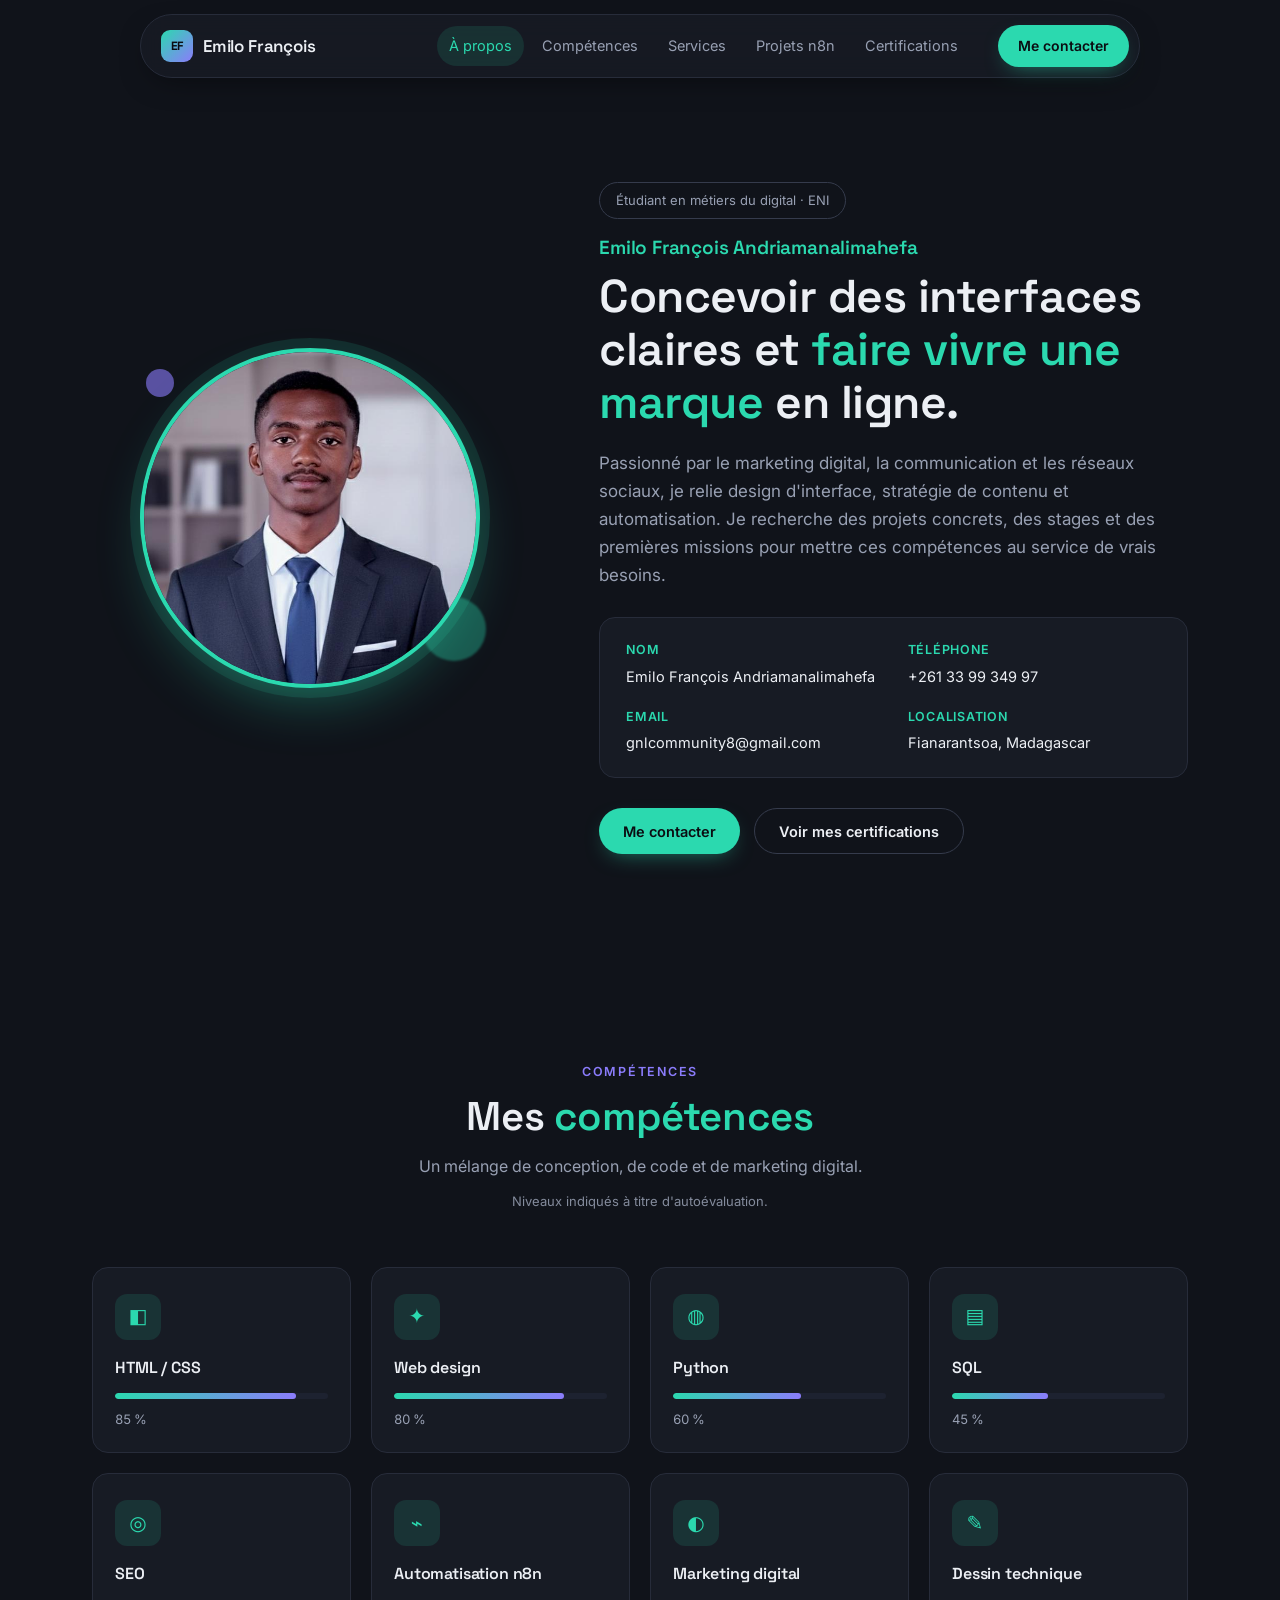
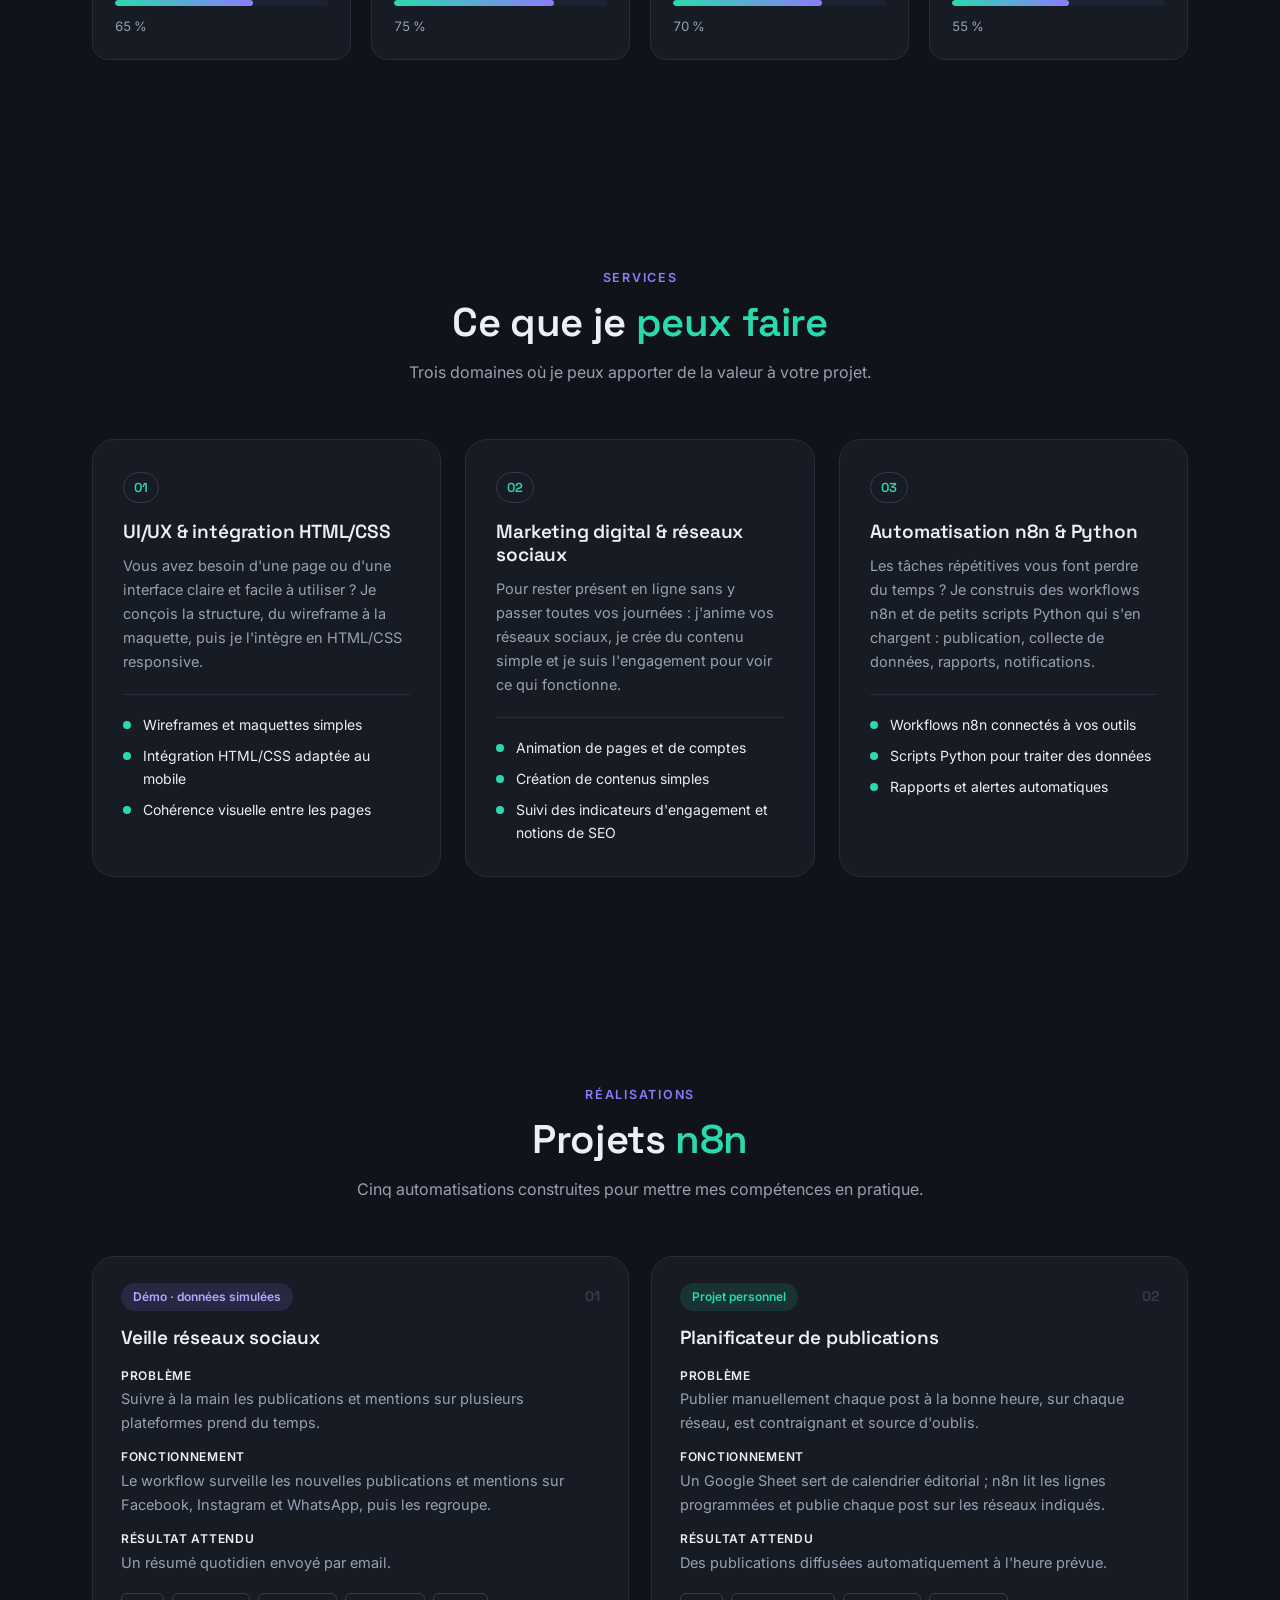
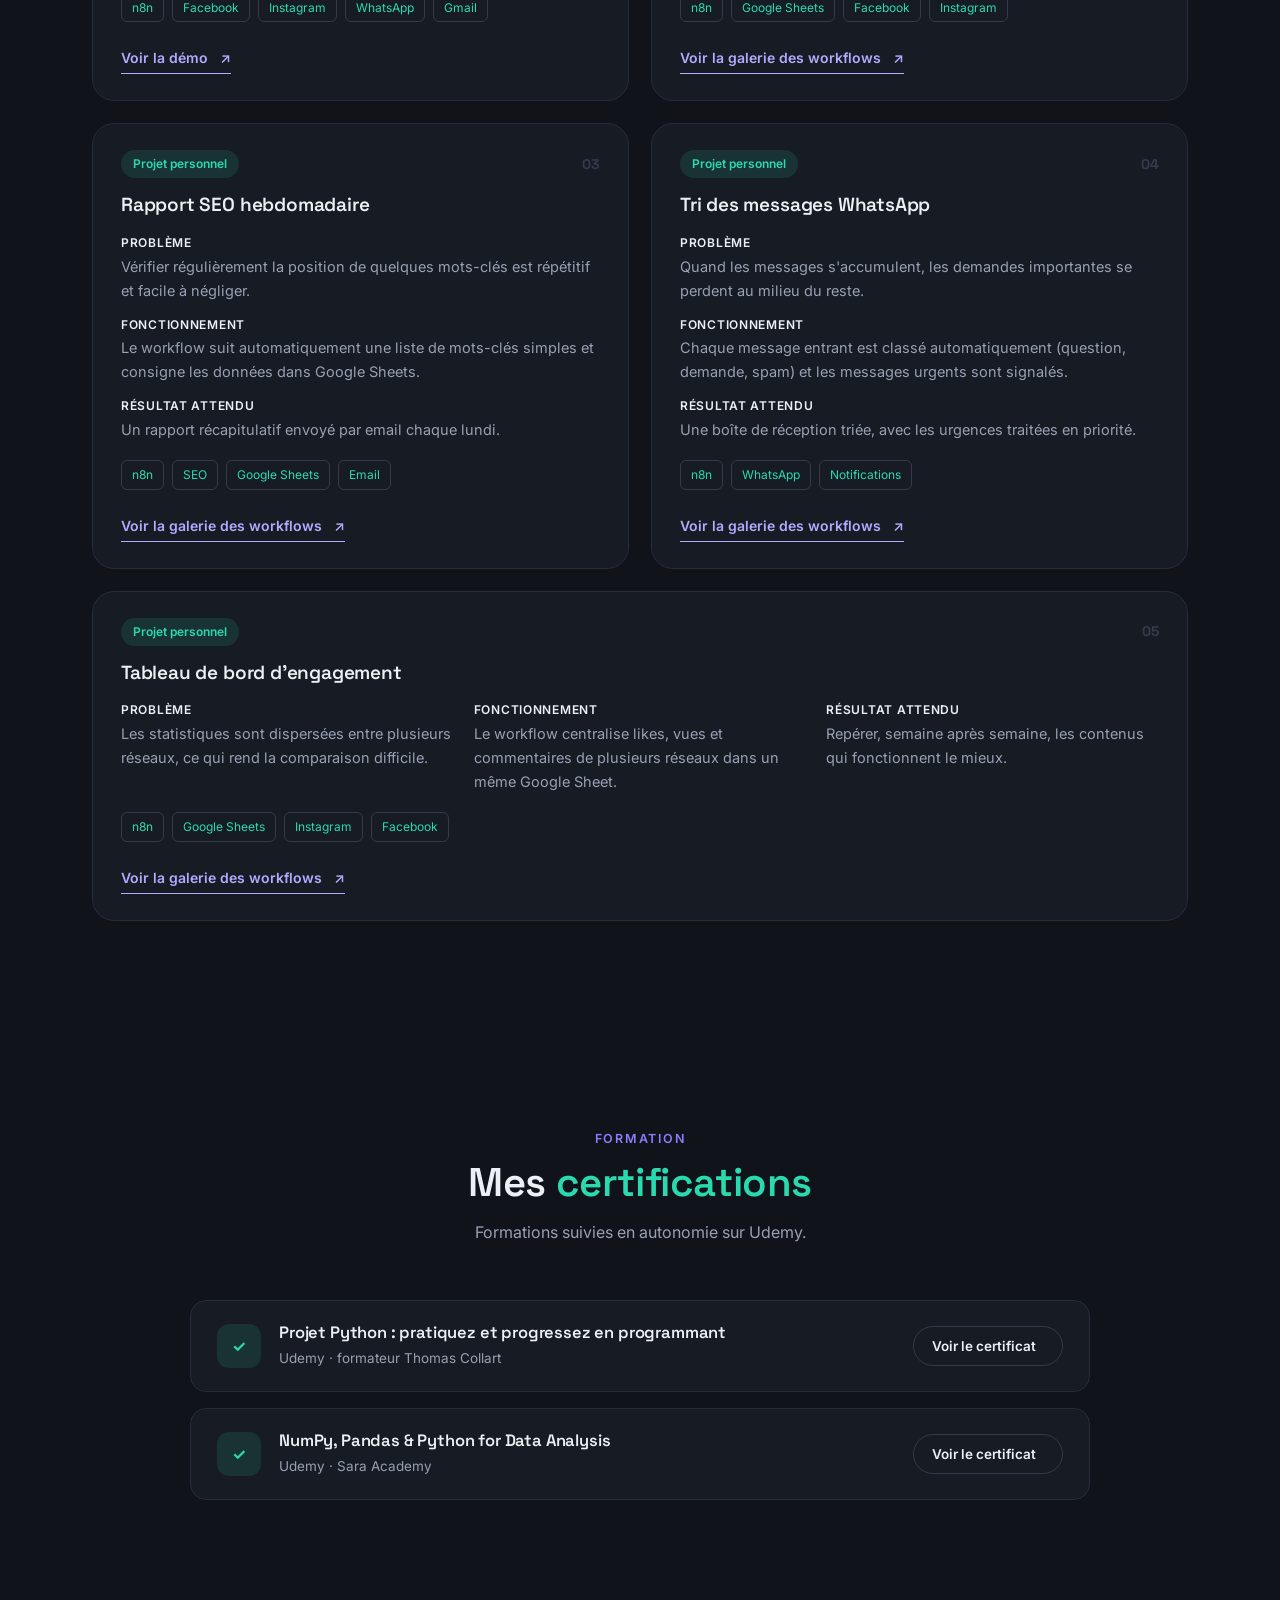
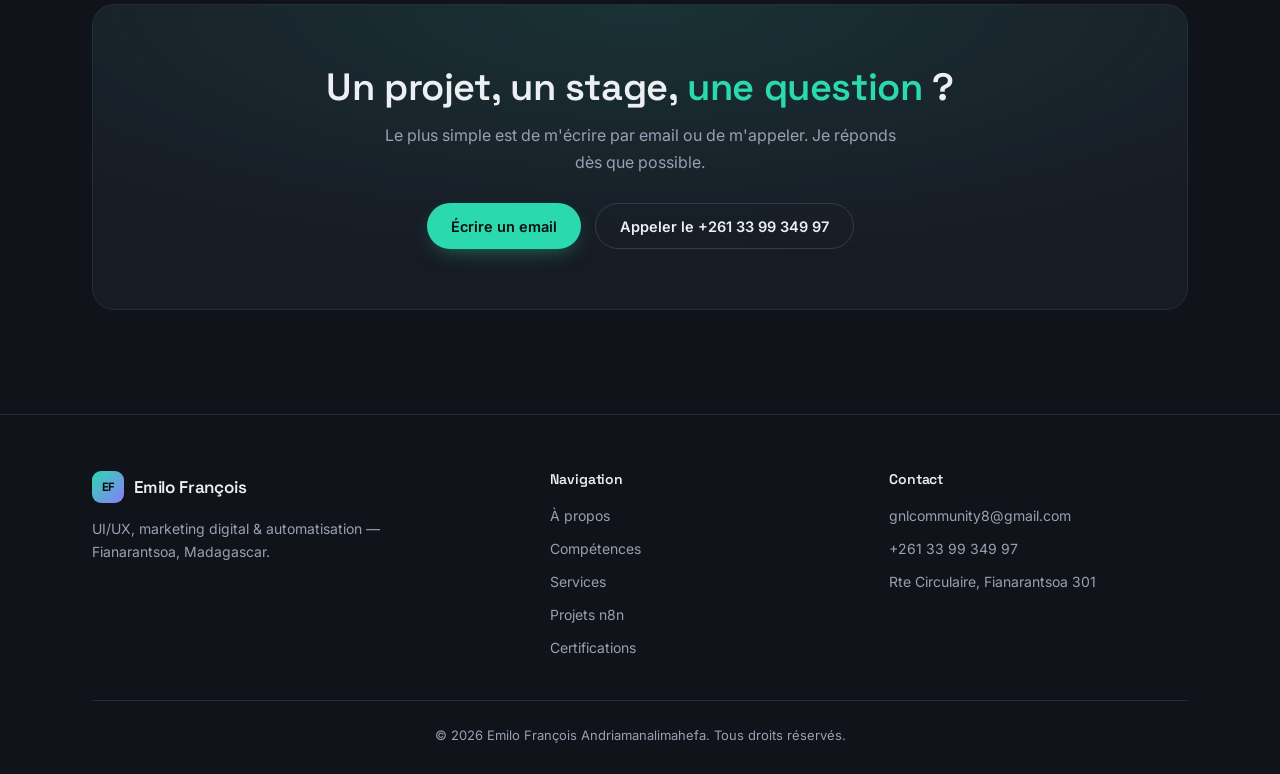
<file: index.html>
<!DOCTYPE html>
<html lang="fr">
<head>
  <meta charset="UTF-8">
  <meta name="viewport" content="width=device-width, initial-scale=1.0">
  <title>Emilo François Andriamanalimahefa — UI/UX, marketing digital &amp; automatisation n8n</title>
  <meta name="description" content="Portfolio d'Emilo François Andriamanalimahefa, étudiant en métiers du digital à l'ENI (Madagascar) : intégration HTML/CSS, UI/UX, marketing digital, SEO et automatisation avec n8n et Python.">
  <meta name="author" content="Emilo François Andriamanalimahefa">
  <meta name="theme-color" content="#10131A">

  <!-- Open Graph : ajouter og:url et og:image une fois le site en ligne (URL absolue requise) -->
  <meta property="og:type" content="website">
  <meta property="og:locale" content="fr_FR">
  <meta property="og:title" content="Emilo François Andriamanalimahefa — Portfolio">
  <meta property="og:description" content="UI/UX, intégration HTML/CSS, marketing digital et automatisation n8n. Étudiant à l'ENI, Fianarantsoa, Madagascar.">

  <link rel="preconnect" href="https://fonts.googleapis.com">
  <link rel="preconnect" href="https://fonts.gstatic.com" crossorigin>
  <link href="https://fonts.googleapis.com/css2?family=Space+Grotesk:wght@500;600;700&family=Inter:wght@400;500;600&display=swap" rel="stylesheet">
  <link rel="stylesheet" href="Style.css">

  <!-- Signale au CSS que JavaScript est actif (sinon les barres restent visibles à leur valeur) -->
  <script>document.documentElement.classList.add('js');</script>
  <script src="script.js" defer></script>
</head>
<body>

  <a class="skip-link" href="#contenu">Aller au contenu</a>

  <!-- ================= EN-TÊTE / NAVIGATION ================= -->
  <header class="site-header">
    <nav class="navbar" aria-label="Navigation principale">
      <a class="brand" href="#apropos" aria-label="Emilo François — retour en haut">
        <span class="brand-chip" aria-hidden="true">EF</span>
        <span>Emilo François</span>
      </a>

      <button class="nav-toggle" type="button" aria-expanded="false" aria-controls="menu-principal" aria-label="Ouvrir le menu">
        <span class="nav-toggle-bar" aria-hidden="true"></span>
        <span class="nav-toggle-bar" aria-hidden="true"></span>
        <span class="nav-toggle-bar" aria-hidden="true"></span>
      </button>

      <div class="nav-menu" id="menu-principal">
        <ul class="nav-links">
          <li><a href="#apropos">À propos</a></li>
          <li><a href="#competences">Compétences</a></li>
          <li><a href="#services">Services</a></li>
          <li><a href="#projets">Projets n8n</a></li>
          <li><a href="#certifications">Certifications</a></li>
        </ul>
        <a class="btn btn-solid nav-cta" href="#contact">Me contacter</a>
      </div>
    </nav>
  </header>

  <main id="contenu">

    <!-- ================= À PROPOS / INTRODUCTION ================= -->
    <section id="apropos" class="section hero" aria-labelledby="titre-apropos">
      <div class="wrap hero-grid">

        <div class="hero-photo">
          <div class="photo-frame">
            <span class="photo-dot photo-dot--lg" aria-hidden="true"></span>
            <span class="photo-dot photo-dot--sm" aria-hidden="true"></span>
            <img class="photo" src="emilo.jpeg" width="320" height="320"
                 alt="Portrait d'Emilo François Andriamanalimahefa"
                 decoding="async" fetchpriority="high">
            <span class="photo-fallback" aria-hidden="true">EF</span>
          </div>
        </div>

        <div class="hero-text">
          <p class="eyebrow">Étudiant en métiers du digital · ENI</p>
          <p class="hero-name">Emilo François Andriamanalimahefa</p>
          <h1 id="titre-apropos" class="hero-title">
            Concevoir des interfaces claires et <em>faire vivre une marque</em> en ligne.
          </h1>
          <p class="lead">
            Passionné par le marketing digital, la communication et les réseaux sociaux, je relie
            design d'interface, stratégie de contenu et automatisation. Je recherche des projets concrets,
            des stages et des premières missions pour mettre ces compétences au service de vrais besoins.
          </p>

          <dl class="infobox">
            <div class="info-item">
              <dt>Nom</dt>
              <dd>Emilo François Andriamanalimahefa</dd>
            </div>
            <div class="info-item">
              <dt>Téléphone</dt>
              <dd><a href="tel:+261339934997">+261 33 99 349 97</a></dd>
            </div>
            <div class="info-item">
              <dt>Email</dt>
              <dd><a href="mailto:gnlcommunity8@gmail.com">gnlcommunity8@gmail.com</a></dd>
            </div>
            <div class="info-item">
              <dt>Localisation</dt>
              <dd>Fianarantsoa, Madagascar</dd>
            </div>
          </dl>

          <div class="btn-row">
            <a class="btn btn-solid" href="mailto:gnlcommunity8@gmail.com">Me contacter</a>
            <a class="btn btn-ghost" href="#certifications">Voir mes certifications</a>
          </div>
        </div>

      </div>
    </section>

    <!-- ================= COMPÉTENCES ================= -->
    <section id="competences" class="section" aria-labelledby="titre-competences">
      <div class="wrap">
        <div class="section-head">
          <p class="section-kicker">Compétences</p>
          <h2 id="titre-competences">Mes <em>compétences</em></h2>
          <p>Un mélange de conception, de code et de marketing digital.</p>
          <p class="note">Niveaux indiqués à titre d'autoévaluation.</p>
        </div>

        <ul class="skill-grid">
          <li class="skill-card" style="--level:85%"><span class="skill-icon" aria-hidden="true">◧</span><h3>HTML / CSS</h3><div class="meter" aria-hidden="true"><span class="meter-fill"></span></div><p class="pct"><span class="visually-hidden">Autoévaluation : </span>85 %</p></li>
          <li class="skill-card" style="--level:80%"><span class="skill-icon" aria-hidden="true">✦</span><h3>Web design</h3><div class="meter" aria-hidden="true"><span class="meter-fill"></span></div><p class="pct"><span class="visually-hidden">Autoévaluation : </span>80 %</p></li>
          <li class="skill-card" style="--level:60%"><span class="skill-icon" aria-hidden="true">◍</span><h3>Python</h3><div class="meter" aria-hidden="true"><span class="meter-fill"></span></div><p class="pct"><span class="visually-hidden">Autoévaluation : </span>60 %</p></li>
          <li class="skill-card" style="--level:45%"><span class="skill-icon" aria-hidden="true">▤</span><h3>SQL</h3><div class="meter" aria-hidden="true"><span class="meter-fill"></span></div><p class="pct"><span class="visually-hidden">Autoévaluation : </span>45 %</p></li>
          <li class="skill-card" style="--level:65%"><span class="skill-icon" aria-hidden="true">◎</span><h3>SEO</h3><div class="meter" aria-hidden="true"><span class="meter-fill"></span></div><p class="pct"><span class="visually-hidden">Autoévaluation : </span>65 %</p></li>
          <li class="skill-card" style="--level:75%"><span class="skill-icon" aria-hidden="true">⌁</span><h3>Automatisation n8n</h3><div class="meter" aria-hidden="true"><span class="meter-fill"></span></div><p class="pct"><span class="visually-hidden">Autoévaluation : </span>75 %</p></li>
          <li class="skill-card" style="--level:70%"><span class="skill-icon" aria-hidden="true">◐</span><h3>Marketing digital</h3><div class="meter" aria-hidden="true"><span class="meter-fill"></span></div><p class="pct"><span class="visually-hidden">Autoévaluation : </span>70 %</p></li>
          <li class="skill-card" style="--level:55%"><span class="skill-icon" aria-hidden="true">✎</span><h3>Dessin technique</h3><div class="meter" aria-hidden="true"><span class="meter-fill"></span></div><p class="pct"><span class="visually-hidden">Autoévaluation : </span>55 %</p></li>
        </ul>
      </div>
    </section>

    <!-- ================= SERVICES ================= -->
    <section id="services" class="section" aria-labelledby="titre-services">
      <div class="wrap">
        <div class="section-head">
          <p class="section-kicker">Services</p>
          <h2 id="titre-services">Ce que je <em>peux faire</em></h2>
          <p>Trois domaines où je peux apporter de la valeur à votre projet.</p>
        </div>

        <ul class="svc-grid">
          <li class="svc-card">
            <span class="svc-num" aria-hidden="true">01</span>
            <h3>UI/UX &amp; intégration HTML/CSS</h3>
            <p>Vous avez besoin d'une page ou d'une interface claire et facile à utiliser ? Je conçois la structure, du wireframe à la maquette, puis je l'intègre en HTML/CSS responsive.</p>
            <ul class="svc-list">
              <li>Wireframes et maquettes simples</li>
              <li>Intégration HTML/CSS adaptée au mobile</li>
              <li>Cohérence visuelle entre les pages</li>
            </ul>
          </li>
          <li class="svc-card">
            <span class="svc-num" aria-hidden="true">02</span>
            <h3>Marketing digital &amp; réseaux sociaux</h3>
            <p>Pour rester présent en ligne sans y passer toutes vos journées : j'anime vos réseaux sociaux, je crée du contenu simple et je suis l'engagement pour voir ce qui fonctionne.</p>
            <ul class="svc-list">
              <li>Animation de pages et de comptes</li>
              <li>Création de contenus simples</li>
              <li>Suivi des indicateurs d'engagement et notions de SEO</li>
            </ul>
          </li>
          <li class="svc-card">
            <span class="svc-num" aria-hidden="true">03</span>
            <h3>Automatisation n8n &amp; Python</h3>
            <p>Les tâches répétitives vous font perdre du temps ? Je construis des workflows n8n et de petits scripts Python qui s'en chargent : publication, collecte de données, rapports, notifications.</p>
            <ul class="svc-list">
              <li>Workflows n8n connectés à vos outils</li>
              <li>Scripts Python pour traiter des données</li>
              <li>Rapports et alertes automatiques</li>
            </ul>
          </li>
        </ul>
      </div>
    </section>

    <!-- ================= PROJETS N8N ================= -->
    <section id="projets" class="section" aria-labelledby="titre-projets">
      <div class="wrap">
        <div class="section-head">
          <p class="section-kicker">Réalisations</p>
          <h2 id="titre-projets">Projets <em>n8n</em></h2>
          <p>Cinq automatisations construites pour mettre mes compétences en pratique.</p>
        </div>

        <div class="proj-grid">

          <article class="proj-card">
            <div class="proj-top">
              <span class="badge badge-violet">Démo · données simulées</span>
              <span class="proj-index" aria-hidden="true">01</span>
            </div>
            <h3>Veille réseaux sociaux</h3>
            <dl class="proj-details">
              <div><dt>Problème</dt><dd>Suivre à la main les publications et mentions sur plusieurs plateformes prend du temps.</dd></div>
              <div><dt>Fonctionnement</dt><dd>Le workflow surveille les nouvelles publications et mentions sur Facebook, Instagram et WhatsApp, puis les regroupe.</dd></div>
              <div><dt>Résultat attendu</dt><dd>Un résumé quotidien envoyé par email.</dd></div>
            </dl>
            <ul class="tags" aria-label="Outils utilisés"><li>n8n</li><li>Facebook</li><li>Instagram</li><li>WhatsApp</li><li>Gmail</li></ul>
            <a class="proj-link" href="https://emilo-projet.infinityfreeapp.com/workflow.php?slug=veille-r-seaux-sociaux-test-donn-es-simul-es" target="_blank" rel="noopener">
              Voir la démo<span class="visually-hidden"> du projet Veille réseaux sociaux (nouvel onglet)</span> <span aria-hidden="true">↗</span>
            </a>
          </article>

          <article class="proj-card">
            <div class="proj-top">
              <span class="badge">Projet personnel</span>
              <span class="proj-index" aria-hidden="true">02</span>
            </div>
            <h3>Planificateur de publications</h3>
            <dl class="proj-details">
              <div><dt>Problème</dt><dd>Publier manuellement chaque post à la bonne heure, sur chaque réseau, est contraignant et source d'oublis.</dd></div>
              <div><dt>Fonctionnement</dt><dd>Un Google Sheet sert de calendrier éditorial ; n8n lit les lignes programmées et publie chaque post sur les réseaux indiqués.</dd></div>
              <div><dt>Résultat attendu</dt><dd>Des publications diffusées automatiquement à l'heure prévue.</dd></div>
            </dl>
            <ul class="tags" aria-label="Outils utilisés"><li>n8n</li><li>Google Sheets</li><li>Facebook</li><li>Instagram</li></ul>
            <!-- À VÉRIFIER : ce lien pointe vers la page générale, pas vers ce projet -->
            <a class="proj-link" href="https://emilo-projet.infinityfreeapp.com/index.php" target="_blank" rel="noopener">
              Voir la galerie des workflows<span class="visually-hidden"> (nouvel onglet)</span> <span aria-hidden="true">↗</span>
            </a>
          </article>

          <article class="proj-card">
            <div class="proj-top">
              <span class="badge">Projet personnel</span>
              <span class="proj-index" aria-hidden="true">03</span>
            </div>
            <h3>Rapport SEO hebdomadaire</h3>
            <dl class="proj-details">
              <div><dt>Problème</dt><dd>Vérifier régulièrement la position de quelques mots-clés est répétitif et facile à négliger.</dd></div>
              <div><dt>Fonctionnement</dt><dd>Le workflow suit automatiquement une liste de mots-clés simples et consigne les données dans Google Sheets.</dd></div>
              <div><dt>Résultat attendu</dt><dd>Un rapport récapitulatif envoyé par email chaque lundi.</dd></div>
            </dl>
            <ul class="tags" aria-label="Outils utilisés"><li>n8n</li><li>SEO</li><li>Google Sheets</li><li>Email</li></ul>
            <!-- À VÉRIFIER : ce lien pointe vers la page générale, pas vers ce projet -->
            <a class="proj-link" href="https://emilo-projet.infinityfreeapp.com/index.php" target="_blank" rel="noopener">
              Voir la galerie des workflows<span class="visually-hidden"> (nouvel onglet)</span> <span aria-hidden="true">↗</span>
            </a>
          </article>

          <article class="proj-card">
            <div class="proj-top">
              <span class="badge">Projet personnel</span>
              <span class="proj-index" aria-hidden="true">04</span>
            </div>
            <h3>Tri des messages WhatsApp</h3>
            <dl class="proj-details">
              <div><dt>Problème</dt><dd>Quand les messages s'accumulent, les demandes importantes se perdent au milieu du reste.</dd></div>
              <div><dt>Fonctionnement</dt><dd>Chaque message entrant est classé automatiquement (question, demande, spam) et les messages urgents sont signalés.</dd></div>
              <div><dt>Résultat attendu</dt><dd>Une boîte de réception triée, avec les urgences traitées en priorité.</dd></div>
            </dl>
            <ul class="tags" aria-label="Outils utilisés"><li>n8n</li><li>WhatsApp</li><li>Notifications</li></ul>
            <!-- À VÉRIFIER : ce lien pointe vers la page générale, pas vers ce projet -->
            <a class="proj-link" href="https://emilo-projet.infinityfreeapp.com/index.php" target="_blank" rel="noopener">
              Voir la galerie des workflows<span class="visually-hidden"> (nouvel onglet)</span> <span aria-hidden="true">↗</span>
            </a>
          </article>

          <article class="proj-card proj-card--wide">
            <div class="proj-top">
              <span class="badge">Projet personnel</span>
              <span class="proj-index" aria-hidden="true">05</span>
            </div>
            <h3>Tableau de bord d'engagement</h3>
            <dl class="proj-details proj-details--row">
              <div><dt>Problème</dt><dd>Les statistiques sont dispersées entre plusieurs réseaux, ce qui rend la comparaison difficile.</dd></div>
              <div><dt>Fonctionnement</dt><dd>Le workflow centralise likes, vues et commentaires de plusieurs réseaux dans un même Google Sheet.</dd></div>
              <div><dt>Résultat attendu</dt><dd>Repérer, semaine après semaine, les contenus qui fonctionnent le mieux.</dd></div>
            </dl>
            <ul class="tags" aria-label="Outils utilisés"><li>n8n</li><li>Google Sheets</li><li>Instagram</li><li>Facebook</li></ul>
            <!-- À VÉRIFIER : ce lien pointe vers la page générale, pas vers ce projet -->
            <a class="proj-link" href="https://emilo-projet.infinityfreeapp.com/index.php" target="_blank" rel="noopener">
              Voir la galerie des workflows<span class="visually-hidden"> (nouvel onglet)</span> <span aria-hidden="true">↗</span>
            </a>
          </article>

        </div>
      </div>
    </section>

    <!-- ================= CERTIFICATIONS ================= -->
    <section id="certifications" class="section" aria-labelledby="titre-certifications">
      <div class="wrap">
        <div class="section-head">
          <p class="section-kicker">Formation</p>
          <h2 id="titre-certifications">Mes <em>certifications</em></h2>
          <p>Formations suivies en autonomie sur Udemy.</p>
        </div>

        <ul class="cert-list">
          <li class="cert">
            <span class="cert-icon" aria-hidden="true">✓</span>
            <div class="cert-body">
              <h3>Projet Python : pratiquez et progressez en programmant</h3>
              <p>Udemy · formateur Thomas Collart</p>
            </div>
            <a class="btn btn-ghost btn-sm" href="https://ude.my/UC-29e9c13c-3653-44a8-a137-3fab49cb236e" target="_blank" rel="noopener">
              Voir le certificat<span class="visually-hidden"> Projet Python (nouvel onglet)</span>
            </a>
          </li>
          <li class="cert">
            <span class="cert-icon" aria-hidden="true">✓</span>
            <div class="cert-body">
              <h3 lang="en">NumPy, Pandas &amp; Python for Data Analysis</h3>
              <p>Udemy · Sara Academy</p>
            </div>
            <a class="btn btn-ghost btn-sm" href="https://ude.my/UC-13073cbd-6714-447e-84b9-987572819603" target="_blank" rel="noopener">
              Voir le certificat<span class="visually-hidden"> NumPy, Pandas &amp; Python for Data Analysis (nouvel onglet)</span>
            </a>
          </li>
        </ul>
      </div>
    </section>

    <!-- ================= CONTACT ================= -->
    <section id="contact" class="section section--contact" aria-labelledby="titre-contact">
      <div class="wrap">
        <div class="contact-card">
          <h2 id="titre-contact">Un projet, un stage, <em>une question</em> ?</h2>
          <p>Le plus simple est de m'écrire par email ou de m'appeler. Je réponds dès que possible.</p>
          <div class="btn-row btn-row--center">
            <a class="btn btn-solid" href="mailto:gnlcommunity8@gmail.com">Écrire un email</a>
            <a class="btn btn-ghost" href="tel:+261339934997">Appeler le +261 33 99 349 97</a>
          </div>
        </div>
      </div>
    </section>

  </main>

  <!-- ================= PIED DE PAGE ================= -->
  <footer class="site-footer">
    <div class="wrap">
      <div class="foot-grid">
        <div>
          <a class="brand" href="#apropos"><span class="brand-chip" aria-hidden="true">EF</span><span>Emilo François</span></a>
          <p class="foot-text">UI/UX, marketing digital &amp; automatisation — Fianarantsoa, Madagascar.</p>
        </div>
        <nav aria-label="Navigation du pied de page">
          <h2 class="foot-title">Navigation</h2>
          <ul class="foot-list">
            <li><a href="#apropos">À propos</a></li>
            <li><a href="#competences">Compétences</a></li>
            <li><a href="#services">Services</a></li>
            <li><a href="#projets">Projets n8n</a></li>
            <li><a href="#certifications">Certifications</a></li>
          </ul>
        </nav>
        <div>
          <h2 class="foot-title">Contact</h2>
          <address class="foot-list">
            <a href="mailto:gnlcommunity8@gmail.com">gnlcommunity8@gmail.com</a>
            <a href="tel:+261339934997">+261 33 99 349 97</a>
            <span>Rte Circulaire, Fianarantsoa 301</span>
          </address>
        </div>
      </div>
      <p class="foot-bottom">© <span id="annee">2026</span> Emilo François Andriamanalimahefa. Tous droits réservés.</p>
    </div>
  </footer>

</body>
</html>
</file>
<file: Style.css>
/* =========================================================
   Portfolio — Emilo François Andriamanalimahefa
   Sommaire :
   1. Variables   2. Base   3. Utilitaires   4. Boutons
   5. Navigation  6. À propos   7. Sections communes
   8. Compétences 9. Services  10. Projets  11. Certifications
   12. Contact    13. Pied de page   14. Responsive
   15. Réduction des animations
   ========================================================= */

/* ---------- 1. Variables ---------- */
:root {
  --bg: #10131A;
  --panel: #171B24;
  --panel-2: #1D2230;
  --border: #272C3A;
  --border-strong: #353B4C;
  --text: #ECEFF4;
  --muted: #98A0B3;
  --teal: #2BD9AF;
  --teal-soft: rgba(43, 217, 175, 0.12);
  --violet: #8B7CFB;
  --violet-soft: rgba(139, 124, 251, 0.14);
  --on-accent: #0B0D12;

  --font-title: 'Space Grotesk', system-ui, sans-serif;
  --font-body: 'Inter', system-ui, -apple-system, 'Segoe UI', sans-serif;

  --radius-sm: 10px;
  --radius: 16px;
  --radius-lg: 22px;
  --radius-pill: 999px;

  --shadow: 0 10px 30px -12px rgba(0, 0, 0, 0.55);
  --shadow-hover: 0 18px 40px -16px rgba(0, 0, 0, 0.7);
  --ease: cubic-bezier(0.22, 0.61, 0.36, 1);

  --wrap: 1160px;
  --gutter: clamp(16px, 4vw, 32px);
  --header-h: 84px;
}

/* ---------- 2. Base ---------- */
*, *::before, *::after { box-sizing: border-box; }
* { margin: 0; padding: 0; }

html {
  scroll-behavior: smooth;
  scroll-padding-top: var(--header-h);
  -webkit-text-size-adjust: 100%;
}

body {
  background: var(--bg);
  color: var(--text);
  font-family: var(--font-body);
  font-size: 16px;
  line-height: 1.65;
  overflow-x: hidden;
  -webkit-font-smoothing: antialiased;
}

h1, h2, h3, .brand, .hero-name {
  font-family: var(--font-title);
  font-weight: 600;
  line-height: 1.2;
  letter-spacing: -0.01em;
}

img { display: block; max-width: 100%; height: auto; }
ul { list-style: none; }
a { color: inherit; text-decoration: none; }
em { font-style: normal; color: var(--teal); }

:focus-visible {
  outline: 2px solid var(--teal);
  outline-offset: 3px;
  border-radius: 4px;
}

::selection { background: var(--teal); color: var(--on-accent); }

/* ---------- 3. Utilitaires ---------- */
.wrap {
  width: 100%;
  max-width: var(--wrap);
  margin-inline: auto;
  padding-inline: var(--gutter);
}

.visually-hidden {
  position: absolute !important;
  width: 1px; height: 1px;
  padding: 0; margin: -1px;
  overflow: hidden;
  clip: rect(0 0 0 0);
  white-space: nowrap;
  border: 0;
}

.skip-link {
  position: absolute;
  left: 16px; top: -60px;
  z-index: 200;
  background: var(--teal);
  color: var(--on-accent);
  font-weight: 600;
  padding: 10px 18px;
  border-radius: var(--radius-pill);
  transition: top 0.2s var(--ease);
}
.skip-link:focus { top: 16px; }

/* ---------- 4. Boutons ---------- */
.btn {
  display: inline-flex;
  align-items: center;
  justify-content: center;
  gap: 8px;
  min-height: 46px;
  padding: 12px 24px;
  border-radius: var(--radius-pill);
  font-size: 14.5px;
  font-weight: 600;
  line-height: 1.2;
  text-align: center;
  transition: background-color 0.25s var(--ease), color 0.25s var(--ease),
              border-color 0.25s var(--ease), transform 0.25s var(--ease),
              box-shadow 0.25s var(--ease);
}

.btn-solid {
  background: var(--teal);
  color: var(--on-accent);
  box-shadow: 0 8px 22px -10px rgba(43, 217, 175, 0.6);
}
.btn-solid:hover {
  background: #4DE3BF;
  transform: translateY(-2px);
  box-shadow: 0 12px 26px -10px rgba(43, 217, 175, 0.7);
}

.btn-ghost {
  border: 1px solid var(--border-strong);
  color: var(--text);
  background: transparent;
}
.btn-ghost:hover {
  border-color: var(--teal);
  color: var(--teal);
  background: var(--teal-soft);
}

.btn-sm { min-height: 40px; padding: 9px 18px; font-size: 13.5px; }

.btn-row { display: flex; flex-wrap: wrap; gap: 14px; }
.btn-row--center { justify-content: center; }

/* ---------- 5. Navigation ---------- */
.site-header {
  position: sticky;
  top: 0;
  z-index: 100;
  padding: 14px var(--gutter) 0;
}

.navbar {
  position: relative;
  max-width: 1000px;
  margin-inline: auto;
  display: flex;
  align-items: center;
  justify-content: space-between;
  gap: 16px;
  padding: 10px 10px 10px 20px;
  background: rgba(23, 27, 36, 0.88);
  border: 1px solid var(--border);
  border-radius: var(--radius-pill);
  box-shadow: var(--shadow);
  backdrop-filter: blur(12px);
  -webkit-backdrop-filter: blur(12px);
}

.brand {
  display: inline-flex;
  align-items: center;
  gap: 10px;
  font-size: 17px;
  white-space: nowrap;
}

.brand-chip {
  display: inline-flex;
  align-items: center;
  justify-content: center;
  width: 32px; height: 32px;
  border-radius: 9px;
  background: linear-gradient(135deg, var(--teal), var(--violet));
  color: var(--on-accent);
  font-size: 12px;
  font-weight: 700;
}

.nav-menu {
  display: flex;
  align-items: center;
  gap: 28px;
}

.nav-links { display: flex; gap: 6px; }

.nav-links a {
  display: block;
  padding: 8px 12px;
  border-radius: var(--radius-pill);
  font-size: 14.5px;
  color: var(--muted);
  transition: color 0.2s var(--ease), background-color 0.2s var(--ease);
}
.nav-links a:hover { color: var(--text); }
.nav-links a[aria-current="true"] { color: var(--teal); background: var(--teal-soft); }

.nav-cta { min-height: 42px; padding: 10px 20px; font-size: 14px; }

/* Bouton burger : masqué sur grand écran */
.nav-toggle {
  display: none;
  width: 44px; height: 44px;
  border: 1px solid var(--border-strong);
  border-radius: 50%;
  background: transparent;
  cursor: pointer;
  flex-direction: column;
  align-items: center;
  justify-content: center;
  gap: 4px;
}
.nav-toggle-bar {
  display: block;
  width: 18px; height: 2px;
  border-radius: 2px;
  background: var(--text);
  transition: transform 0.25s var(--ease), opacity 0.2s var(--ease);
}
.nav-toggle[aria-expanded="true"] .nav-toggle-bar:nth-child(1) { transform: translateY(6px) rotate(45deg); }
.nav-toggle[aria-expanded="true"] .nav-toggle-bar:nth-child(2) { opacity: 0; }
.nav-toggle[aria-expanded="true"] .nav-toggle-bar:nth-child(3) { transform: translateY(-6px) rotate(-45deg); }

/* ---------- 6. À propos / introduction ---------- */
.hero { padding-top: clamp(48px, 8vw, 96px); }

.hero-grid {
  display: grid;
  grid-template-columns: 0.85fr 1.15fr;
  gap: clamp(40px, 6vw, 72px);
  align-items: center;
}

.hero-photo { display: flex; justify-content: center; }

.photo-frame {
  position: relative;
  width: min(100%, 340px);
  aspect-ratio: 1;
}

.photo,
.photo-fallback {
  position: relative;
  z-index: 1;
  width: 100%;
  height: 100%;
  border-radius: 50%;
  border: 4px solid var(--teal);
  box-shadow: 0 0 0 10px var(--teal-soft), 0 24px 60px -20px rgba(43, 217, 175, 0.45);
}

.photo { object-fit: cover; object-position: center top; background: var(--panel-2); }

/* Affiché seulement si emilo.jpeg ne se charge pas (classe ajoutée par JS) */
.photo-fallback {
  display: none;
  align-items: center;
  justify-content: center;
  background: var(--panel-2);
  font-family: var(--font-title);
  font-size: 64px;
  color: var(--teal);
}
.photo-frame.is-missing .photo { display: none; }
.photo-frame.is-missing .photo-fallback { display: flex; }

/* Pastilles décoratives, positionnées par rapport au cadre de la photo */
.photo-dot {
  position: absolute;
  z-index: 0;
  border-radius: 50%;
  background: var(--teal);
}
.photo-dot--lg {
  width: 64px; height: 64px;
  right: -6px; bottom: 8%;
  opacity: 0.35;
  filter: blur(1px);
}
.photo-dot--sm {
  width: 28px; height: 28px;
  left: 2%; top: 6%;
  background: var(--violet);
  opacity: 0.6;
}

.eyebrow {
  display: inline-block;
  margin-bottom: 18px;
  padding: 7px 16px;
  border: 1px solid var(--border-strong);
  border-radius: var(--radius-pill);
  font-size: 13px;
  color: var(--muted);
}

.hero-name {
  font-size: clamp(16px, 2vw, 19px);
  color: var(--teal);
  margin-bottom: 10px;
}

.hero-title {
  font-size: clamp(30px, 4.4vw, 46px);
  line-height: 1.15;
  margin-bottom: 20px;
}

.lead {
  color: var(--muted);
  font-size: clamp(15.5px, 1.6vw, 17px);
  max-width: 56ch;
  margin-bottom: 28px;
}

.infobox {
  display: grid;
  grid-template-columns: repeat(2, minmax(0, 1fr));
  gap: 18px 28px;
  padding: 22px 26px;
  margin-bottom: 30px;
  background: var(--panel);
  border: 1px solid var(--border);
  border-radius: var(--radius);
}
.infobox dt { color: var(--teal); font-size: 12.5px; font-weight: 600; text-transform: uppercase; letter-spacing: 0.06em; }
.infobox dd { margin-top: 4px; font-size: 14.5px; overflow-wrap: anywhere; }
.infobox a { transition: color 0.2s var(--ease); }
.infobox a:hover { color: var(--teal); }

/* ---------- 7. Sections communes ---------- */
.section { padding-block: clamp(64px, 9vw, 104px); }

.section-head {
  max-width: 640px;
  margin: 0 auto clamp(36px, 5vw, 54px);
  text-align: center;
}
.section-kicker {
  font-size: 12.5px;
  font-weight: 600;
  text-transform: uppercase;
  letter-spacing: 0.14em;
  color: var(--violet);
  margin-bottom: 10px;
}
.section-head h2 { font-size: clamp(28px, 3.8vw, 40px); }
.section-head p:not(.section-kicker) { color: var(--muted); margin-top: 12px; }
.section-head .note { font-size: 13px; margin-top: 6px; opacity: 0.85; }

/* Carte de base partagée */
.skill-card, .svc-card, .proj-card, .cert {
  background: var(--panel);
  border: 1px solid var(--border);
  transition: border-color 0.3s var(--ease), transform 0.3s var(--ease), box-shadow 0.3s var(--ease);
}
.skill-card:hover, .svc-card:hover, .proj-card:hover, .cert:hover {
  border-color: var(--border-strong);
  transform: translateY(-3px);
  box-shadow: var(--shadow-hover);
}

/* ---------- 8. Compétences ---------- */
.skill-grid {
  display: grid;
  grid-template-columns: repeat(4, minmax(0, 1fr));
  gap: 20px;
}

.skill-card {
  border-radius: var(--radius);
  padding: 26px 22px 22px;
}

.skill-icon {
  display: flex;
  align-items: center;
  justify-content: center;
  width: 46px; height: 46px;
  margin-bottom: 18px;
  border-radius: 12px;
  background: var(--teal-soft);
  color: var(--teal);
  font-size: 20px;
}

.skill-card h3 { font-size: 16px; margin-bottom: 16px; }

.meter {
  height: 6px;
  border-radius: var(--radius-pill);
  background: var(--panel-2);
  overflow: hidden;
}

/* Sans JS : la barre est directement à sa valeur */
.meter-fill {
  display: block;
  height: 100%;
  width: var(--level, 0%);
  border-radius: inherit;
  background: linear-gradient(90deg, var(--teal), var(--violet));
}

/* Avec JS : la barre part de 0 puis se remplit à l'apparition */
.js .meter-fill { width: 0; transition: width 1.1s var(--ease); }
.js .skill-card.is-visible .meter-fill { width: var(--level, 0%); }

.pct { margin-top: 10px; font-size: 13px; color: var(--muted); font-variant-numeric: tabular-nums; }

/* ---------- 9. Services ---------- */
.svc-grid {
  display: grid;
  grid-template-columns: repeat(3, minmax(0, 1fr));
  gap: 24px;
}

.svc-card {
  display: flex;
  flex-direction: column;
  border-radius: var(--radius-lg);
  padding: 32px 30px;
}
.svc-num {
  font-family: var(--font-title);
  font-size: 13px;
  font-weight: 600;
  color: var(--teal);
  padding: 4px 10px;
  border: 1px solid var(--border-strong);
  border-radius: var(--radius-pill);
  align-self: flex-start;
}
.svc-card h3 { font-size: 19px; margin: 18px 0 10px; }
.svc-card > p { color: var(--muted); font-size: 14.5px; }

.svc-list {
  margin-top: 20px;
  padding-top: 18px;
  border-top: 1px solid var(--border);
  display: grid;
  gap: 8px;
  font-size: 14px;
}
.svc-list li { position: relative; padding-left: 20px; }
.svc-list li::before {
  content: "";
  position: absolute;
  left: 0; top: 0.6em;
  width: 8px; height: 8px;
  border-radius: 50%;
  background: var(--teal);
}

/* ---------- 10. Projets ---------- */
.proj-grid {
  display: grid;
  grid-template-columns: repeat(2, minmax(0, 1fr));
  gap: 22px;
}

.proj-card {
  display: flex;
  flex-direction: column;
  border-radius: var(--radius-lg);
  padding: 26px 28px;
}
.proj-card--wide { grid-column: 1 / -1; }

.proj-top { display: flex; align-items: center; justify-content: space-between; margin-bottom: 16px; }
.proj-index { font-family: var(--font-title); font-size: 14px; color: var(--border-strong); font-weight: 700; }

.badge {
  display: inline-block;
  font-size: 12px;
  font-weight: 600;
  padding: 4px 12px;
  border-radius: var(--radius-pill);
  color: var(--teal);
  background: var(--teal-soft);
}
.badge-violet { color: #B3A9FF; background: var(--violet-soft); }

.proj-card h3 { font-size: 19px; margin-bottom: 16px; }

.proj-details { display: grid; gap: 12px; margin-bottom: 18px; }
.proj-details dt { font-size: 12px; font-weight: 600; text-transform: uppercase; letter-spacing: 0.06em; color: var(--text); }
.proj-details dd { font-size: 14.5px; color: var(--muted); margin-top: 2px; }
.proj-details--row { grid-template-columns: repeat(3, minmax(0, 1fr)); gap: 20px; }

.tags { display: flex; flex-wrap: wrap; gap: 8px; margin-bottom: 20px; }
.tags li {
  font-size: 12px;
  color: var(--teal);
  border: 1px solid var(--border-strong);
  padding: 4px 10px;
  border-radius: 6px;
}

.proj-link {
  margin-top: auto;
  align-self: flex-start;
  display: inline-flex;
  align-items: center;
  gap: 6px;
  min-height: 32px;
  font-size: 14px;
  font-weight: 600;
  color: #B3A9FF;
  border-bottom: 1px solid currentColor;
  transition: color 0.2s var(--ease);
}
.proj-link:hover { color: var(--teal); }

/* ---------- 11. Certifications ---------- */
.cert-list { display: grid; gap: 16px; max-width: 900px; margin-inline: auto; }

.cert {
  display: flex;
  align-items: center;
  gap: 18px;
  border-radius: var(--radius);
  padding: 22px 26px;
}
.cert-icon {
  flex: 0 0 auto;
  display: flex;
  align-items: center;
  justify-content: center;
  width: 44px; height: 44px;
  border-radius: 12px;
  background: var(--teal-soft);
  color: var(--teal);
  font-weight: 700;
}
.cert-body { flex: 1 1 auto; min-width: 0; }
.cert h3 { font-size: 16.5px; }
.cert p { color: var(--muted); font-size: 13.5px; margin-top: 4px; }
.cert .btn { flex: 0 0 auto; }

/* ---------- 12. Contact ---------- */
.section--contact { padding-top: 0; }

.contact-card {
  text-align: center;
  padding: clamp(36px, 6vw, 60px) clamp(20px, 5vw, 48px);
  border-radius: var(--radius-lg);
  border: 1px solid var(--border);
  background:
    radial-gradient(120% 140% at 50% 0%, var(--teal-soft), transparent 60%),
    var(--panel);
}
.contact-card h2 { font-size: clamp(26px, 3.6vw, 38px); margin-bottom: 12px; }
.contact-card p { color: var(--muted); max-width: 52ch; margin: 0 auto 28px; }

/* ---------- 13. Pied de page ---------- */
.site-footer { border-top: 1px solid var(--border); padding: 56px 0 28px; }

.foot-grid {
  display: grid;
  grid-template-columns: 1.4fr 1fr 1fr;
  gap: 40px;
  margin-bottom: 40px;
}
.foot-text { color: var(--muted); font-size: 14px; margin-top: 14px; max-width: 34ch; }
.foot-title { font-family: var(--font-title); font-size: 14px; margin-bottom: 16px; }
.foot-list {
  display: flex;
  flex-direction: column;
  gap: 10px;
  font-size: 14px;
  font-style: normal;
  color: var(--muted);
}
.foot-list a { transition: color 0.2s var(--ease); overflow-wrap: anywhere; }
.foot-list a:hover { color: var(--teal); }
.foot-bottom {
  text-align: center;
  font-size: 13px;
  color: var(--muted);
  border-top: 1px solid var(--border);
  padding-top: 24px;
}

/* ---------- 14. Responsive ---------- */
@media (max-width: 1024px) {
  .skill-grid { grid-template-columns: repeat(3, minmax(0, 1fr)); }
}

@media (max-width: 900px) {
  :root { --header-h: 76px; }

  .hero-grid { grid-template-columns: 1fr; text-align: center; }
  .photo-frame { width: min(70vw, 280px); }
  .lead { margin-inline: auto; }
  .infobox { text-align: left; }
  .hero-text .btn-row { justify-content: center; }

  .skill-grid { grid-template-columns: repeat(2, minmax(0, 1fr)); }
  .svc-grid { grid-template-columns: 1fr; max-width: 620px; margin-inline: auto; }
  .proj-details--row { grid-template-columns: 1fr; gap: 12px; }
  .foot-grid { grid-template-columns: 1fr 1fr; }
  .foot-grid > :first-child { grid-column: 1 / -1; }

  /* --- Menu mobile --- */
  .nav-toggle { display: inline-flex; }

  .nav-menu {
    position: absolute;
    top: calc(100% + 10px);
    left: 0; right: 0;
    flex-direction: column;
    align-items: stretch;
    gap: 14px;
    padding: 14px;
    background: var(--panel);
    border: 1px solid var(--border);
    border-radius: var(--radius-lg);
    box-shadow: var(--shadow-hover);
    opacity: 0;
    visibility: hidden;
    transform: translateY(-8px);
    transition: opacity 0.2s var(--ease), transform 0.2s var(--ease), visibility 0s linear 0.2s;
  }
  .nav-menu.is-open {
    opacity: 1;
    visibility: visible;
    transform: none;
    transition: opacity 0.2s var(--ease), transform 0.2s var(--ease);
  }
  .nav-links { flex-direction: column; gap: 2px; }
  .nav-links a { padding: 12px 14px; font-size: 16px; border-radius: var(--radius-sm); }
  .nav-cta { width: 100%; min-height: 48px; }
}

/* Sans JS, le menu mobile reste accessible : affiché en dessous de la barre */
@media (max-width: 900px) {
  html:not(.js) .nav-toggle { display: none; }
  html:not(.js) .navbar { flex-wrap: wrap; border-radius: var(--radius-lg); }
  html:not(.js) .nav-menu {
    position: static; opacity: 1; visibility: visible; transform: none;
    width: 100%; box-shadow: none; border: 0; padding: 4px 0 0; background: transparent;
  }
}

@media (max-width: 720px) {
  .proj-grid { grid-template-columns: 1fr; }
  .proj-card--wide { grid-column: auto; }
  .cert { flex-wrap: wrap; }
  .cert .btn { width: 100%; }
}

@media (max-width: 520px) {
  .navbar { padding-left: 14px; }
  .brand { font-size: 16px; }
  .infobox { grid-template-columns: 1fr; padding: 20px; }
  .skill-grid { gap: 14px; }
  .skill-card { padding: 20px 16px 18px; }
  .skill-card h3 { font-size: 15px; }
  .svc-card, .proj-card { padding: 24px 20px; }
  .btn-row .btn { width: 100%; }
  .foot-grid { grid-template-columns: 1fr; gap: 30px; }
}

@media (max-width: 360px) {
  .skill-grid { grid-template-columns: 1fr; }
}

/* ---------- 15. Réduction des animations ---------- */
@media (prefers-reduced-motion: reduce) {
  html { scroll-behavior: auto; }
  *, *::before, *::after {
    transition-duration: 0.01ms !important;
    animation-duration: 0.01ms !important;
  }
  .skill-card:hover, .svc-card:hover, .proj-card:hover, .cert:hover, .btn-solid:hover { transform: none; }
}
</file>
